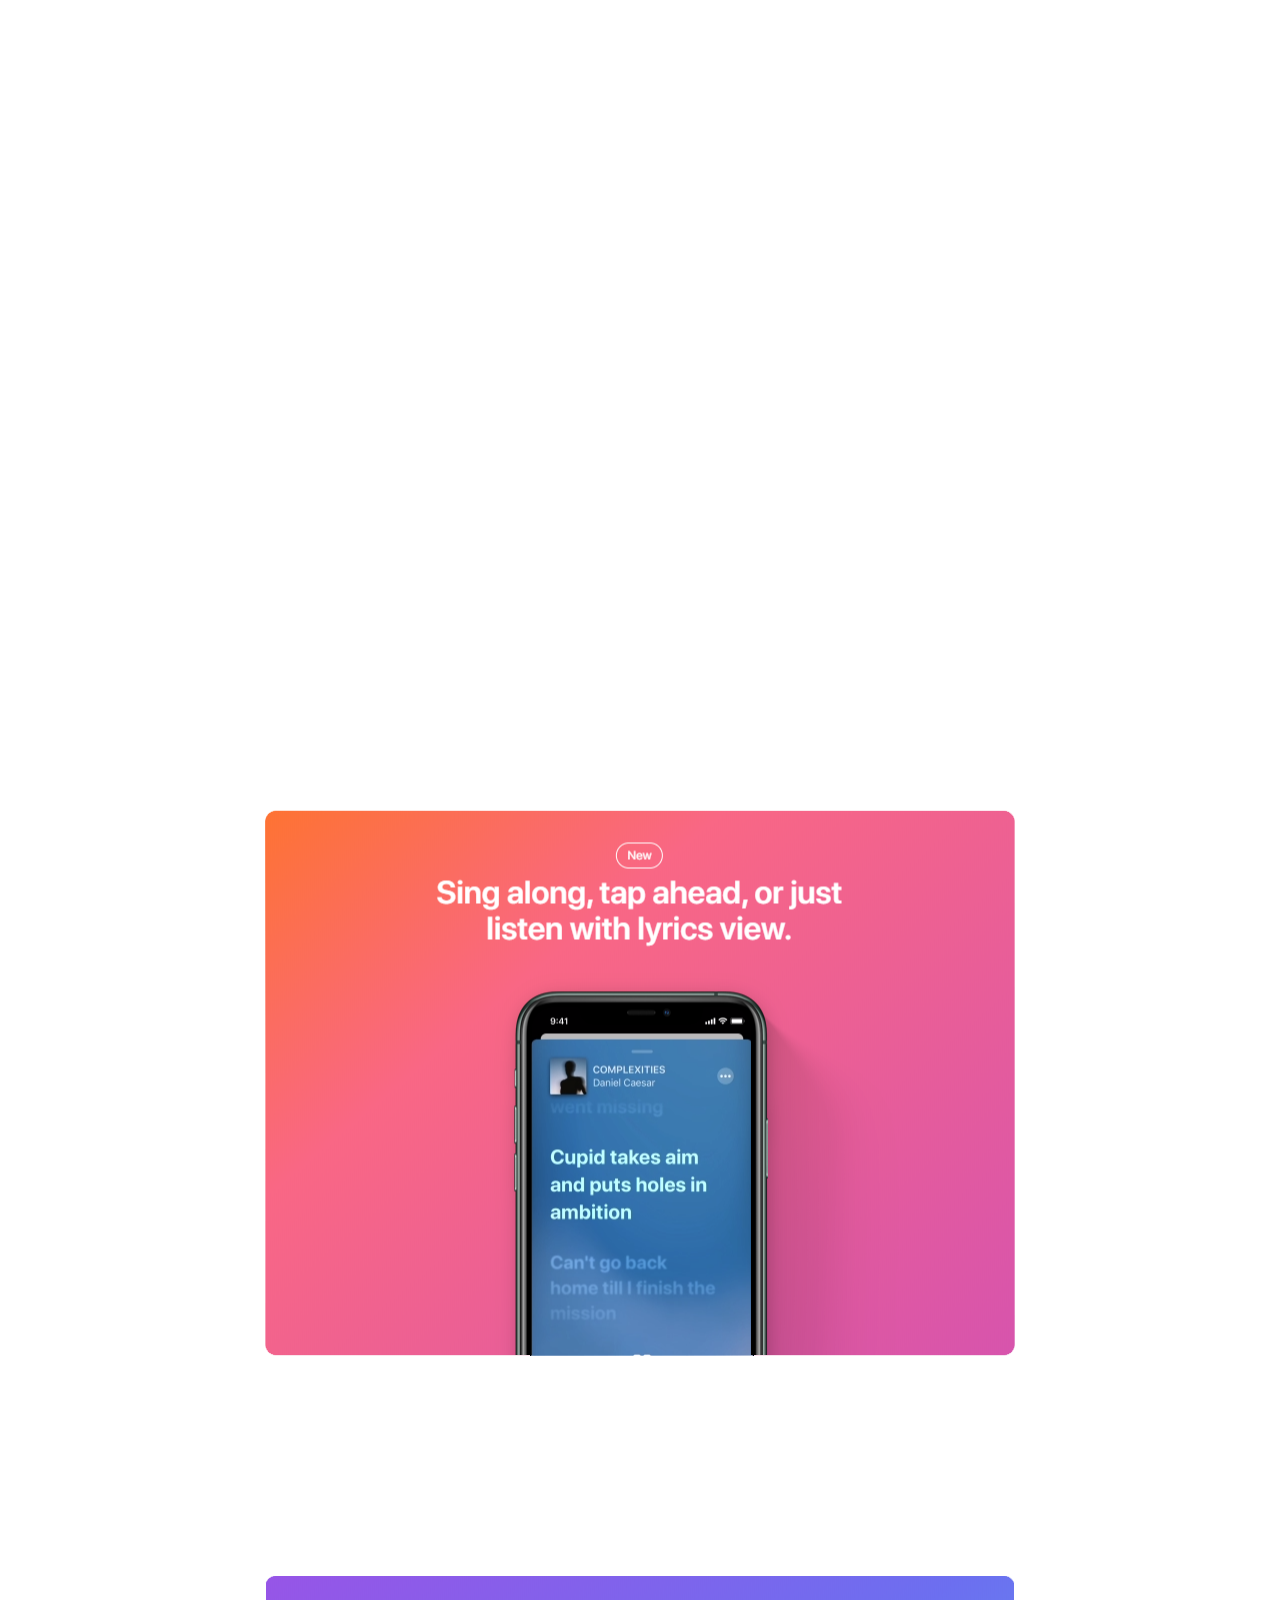
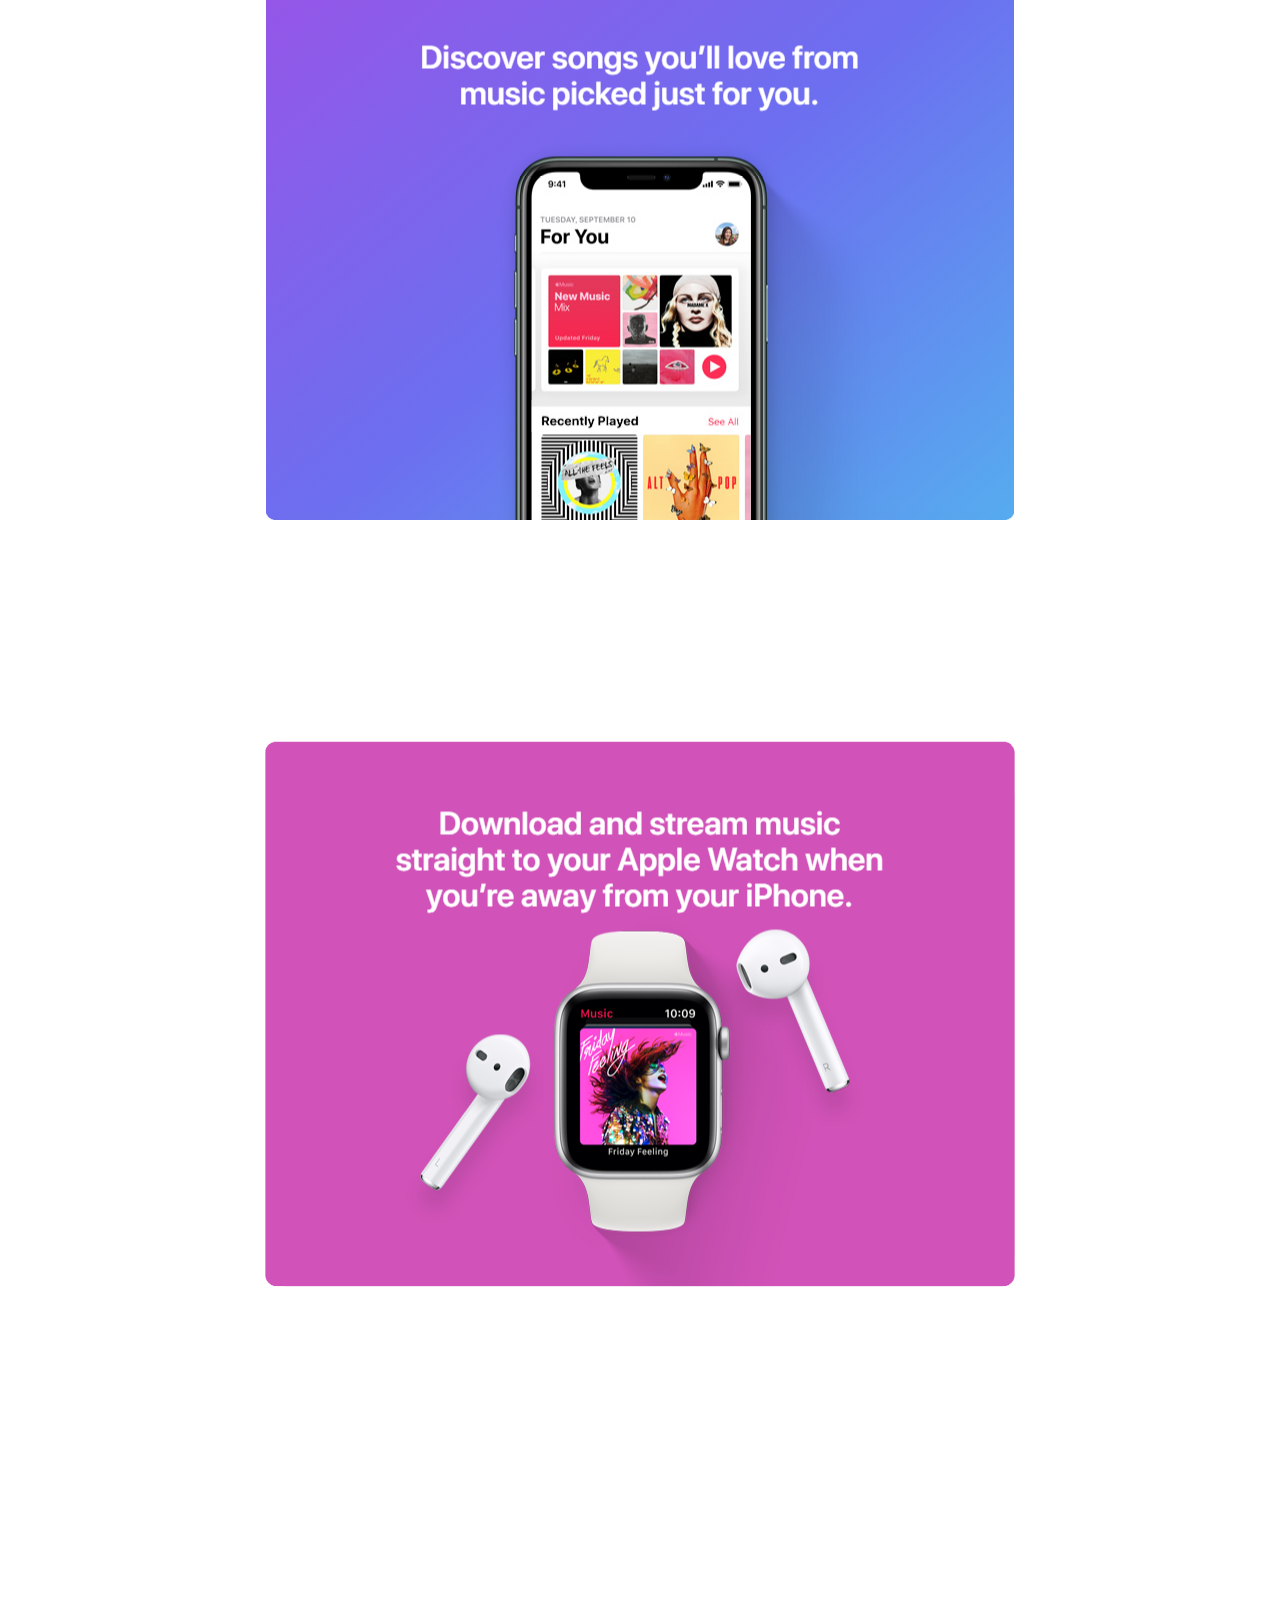
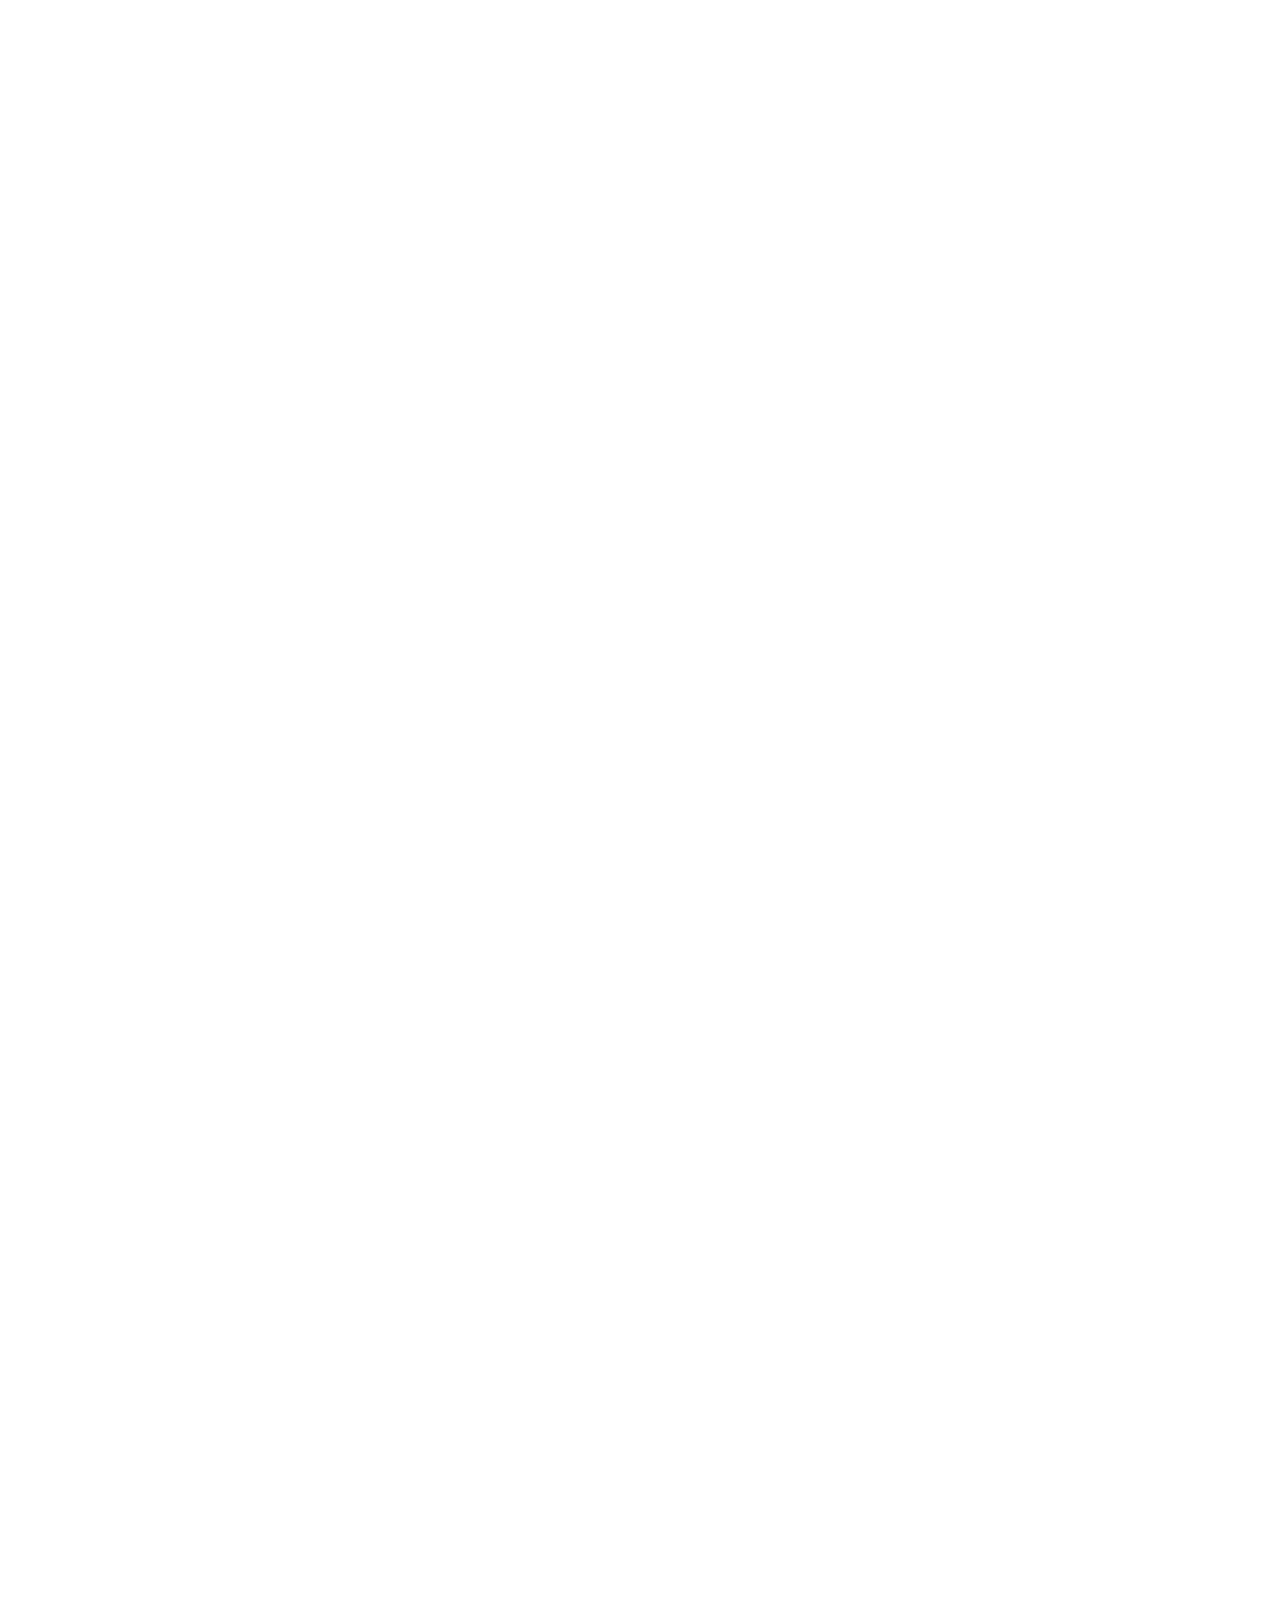
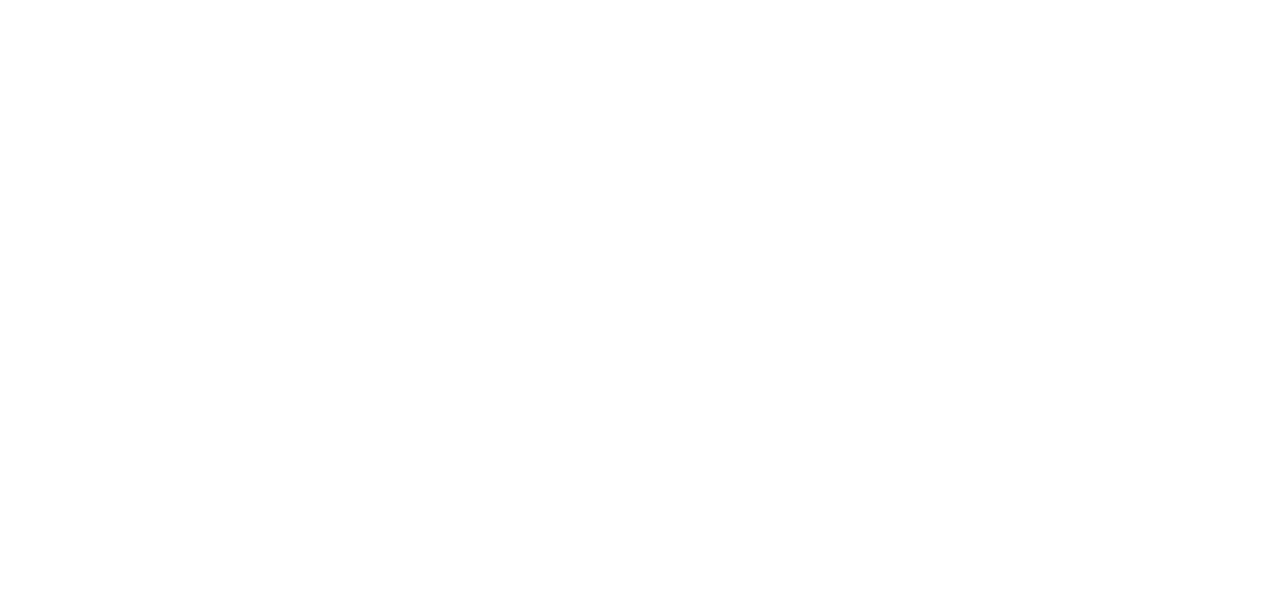
<file: apple.html>
<!DOCTYPE html>
<html lang="en">
  <head>
    <meta charset="UTF-8" />
    <meta http-equiv="X-UA-Compatible" content="IE=edge" />
    <meta name="viewport" content="width=device-width, initial-scale=1.0" />
    <script
      src="https://code.jquery.com/jquery-3.6.3.min.js"
      integrity="sha256-pvPw+upLPUjgMXY0G+8O0xUf+/Im1MZjXxxgOcBQBXU="
      crossorigin="anonymous"
    ></script>
    <link rel="stylesheet" href="apple.css" />
    <title>Document</title>
  </head>
  <body>
    <!-- 깃테스트 -->
    <div class="card-background">
      <div class="card-box">
        <img src="./card1.png" />
      </div>
      <div class="card-box">
        <img src="./card2.png" />
      </div>
      <div class="card-box">
        <img src="./card3.png" />
      </div>
    </div>

    <script>
      $(window).scroll(function () {
        var height = $(window).scrollTop();

        y = (-1 / 500) * height + 115 / 50;

        $(".card-box").eq(0).css("opacity", y);
      });
    </script>
  </body>
</html>
</file>
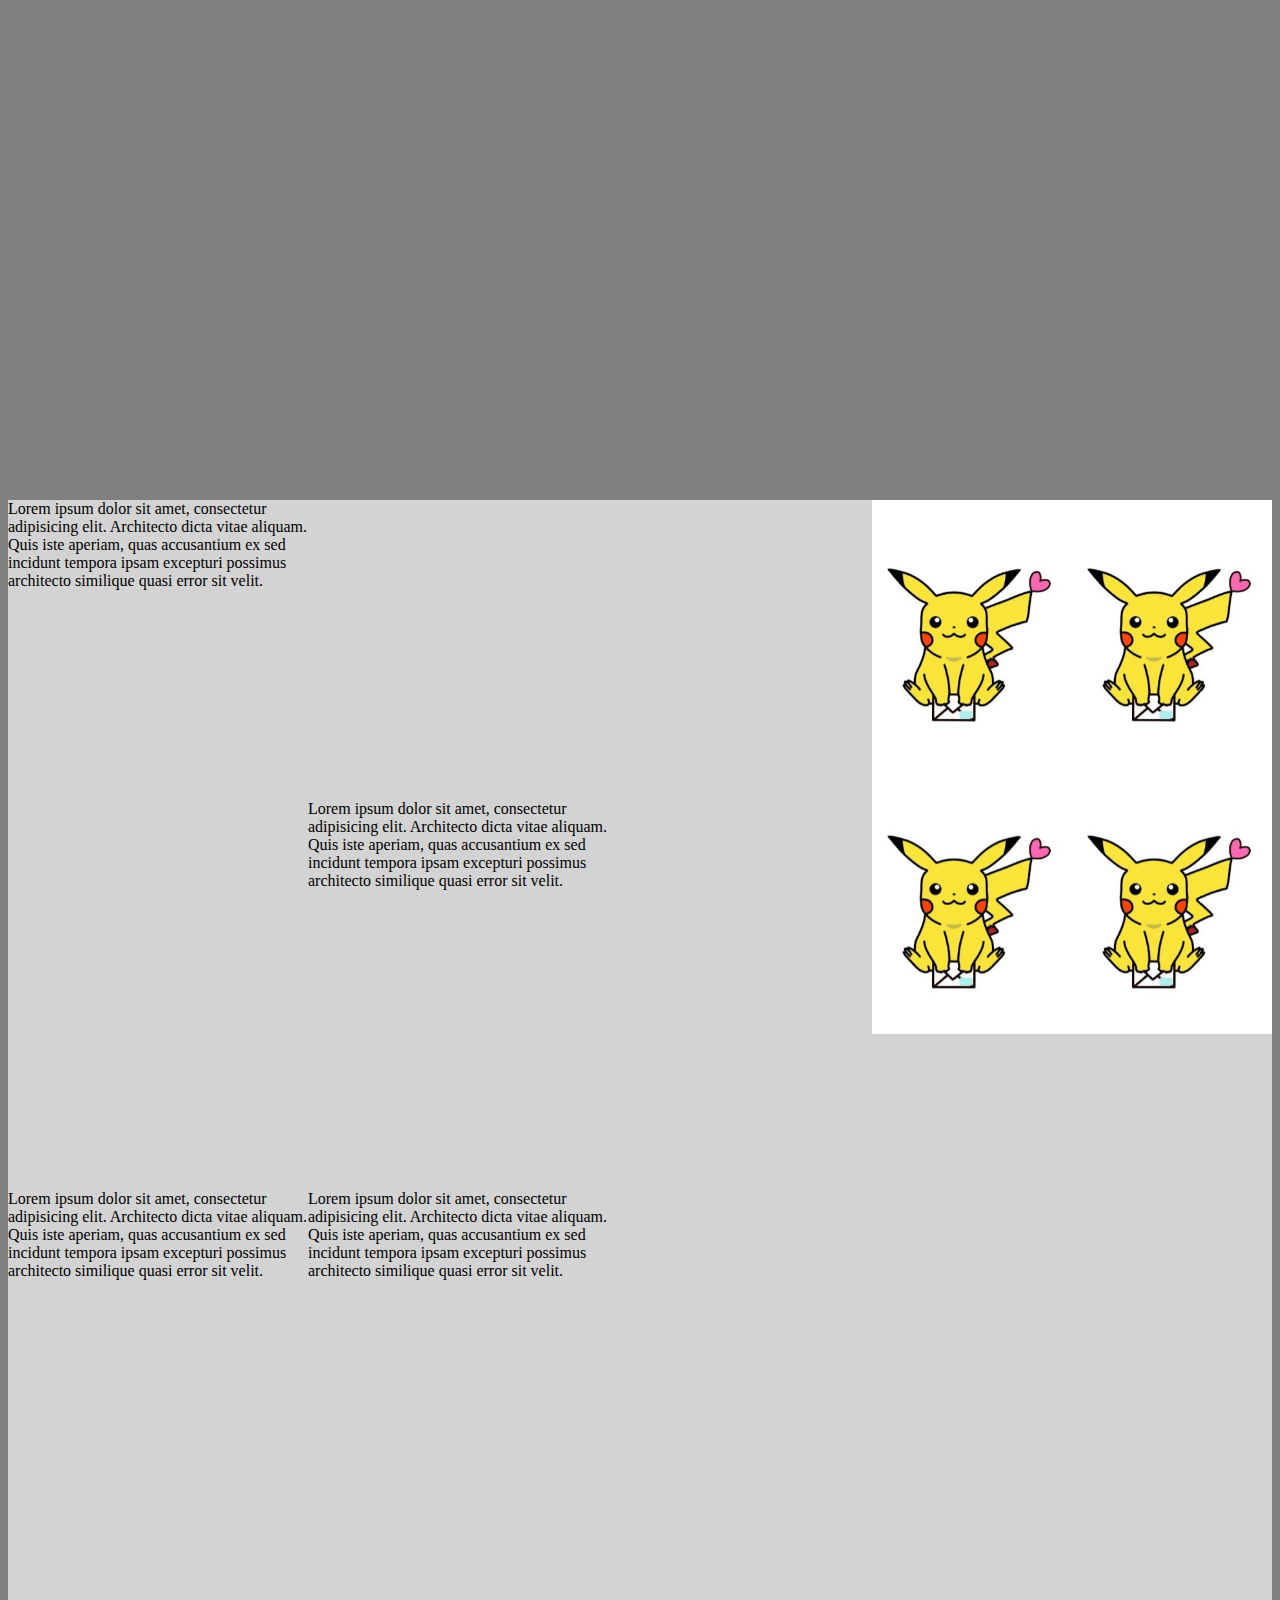
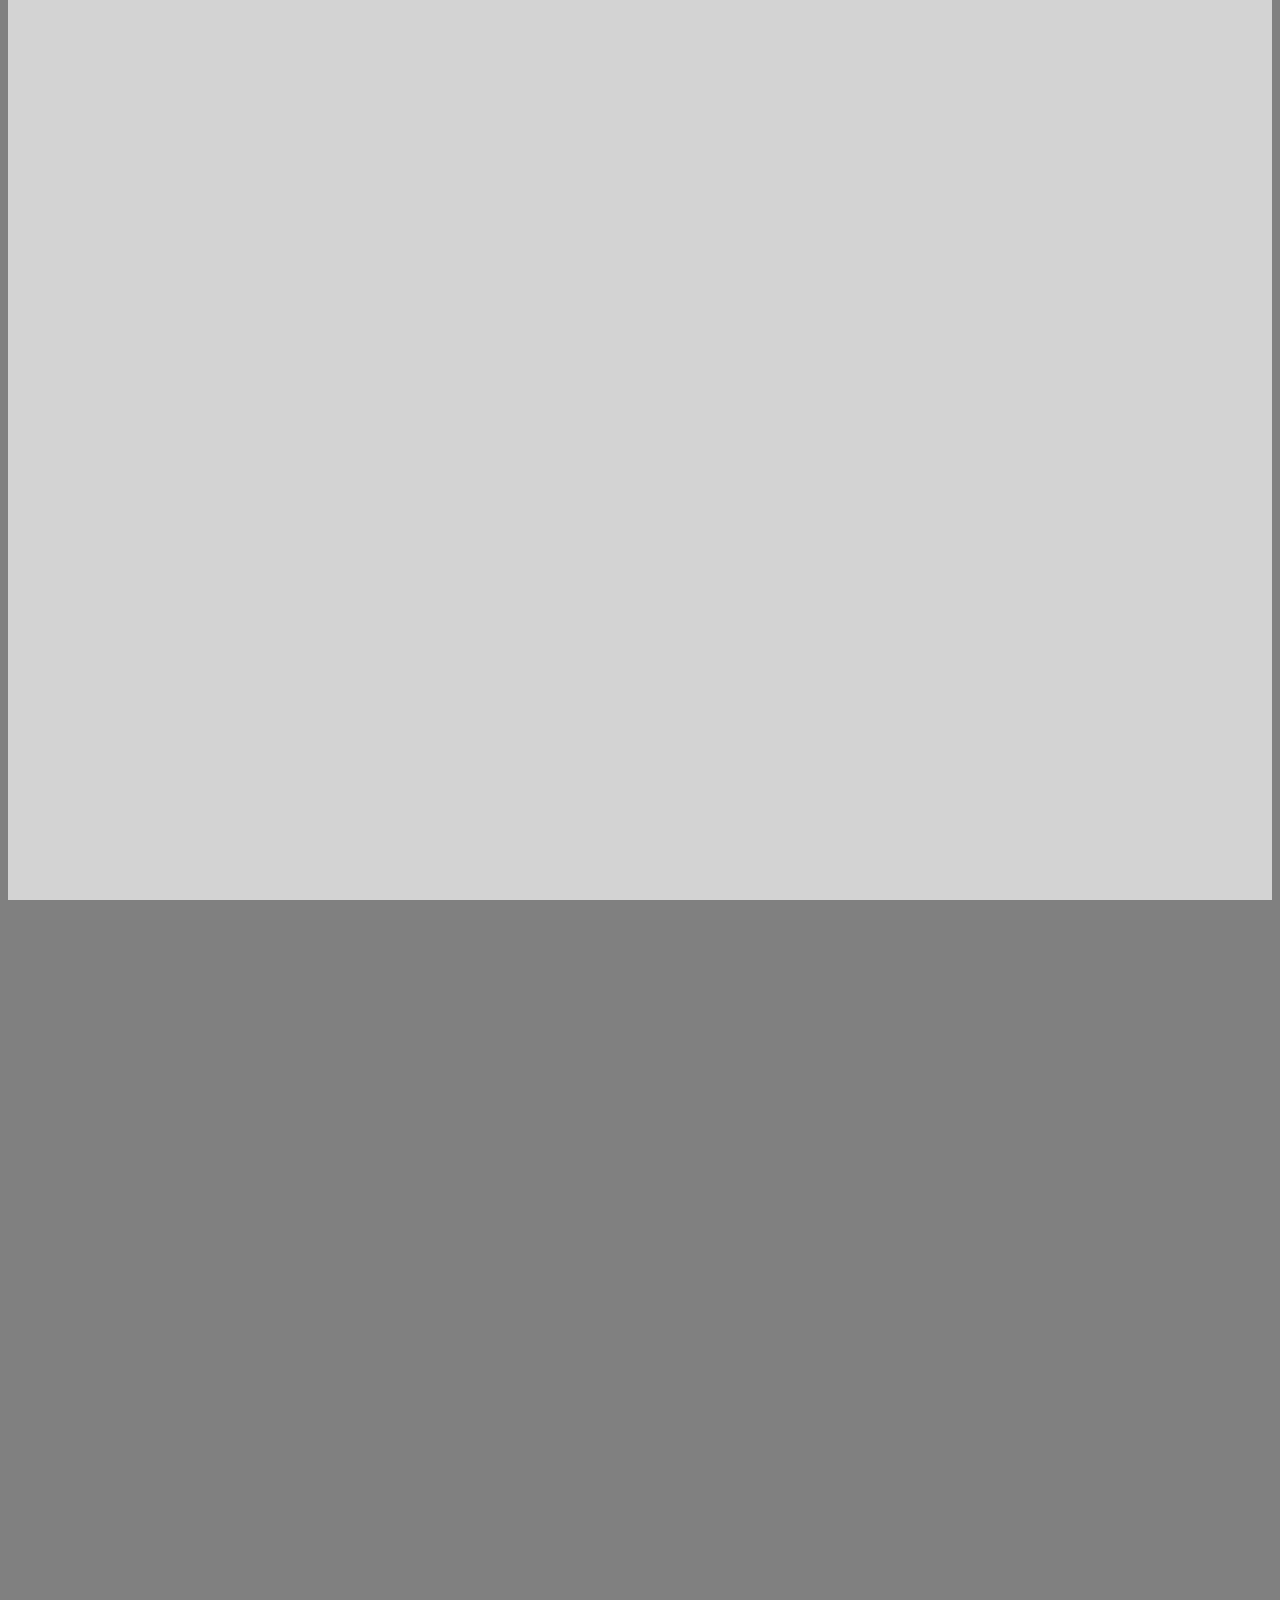
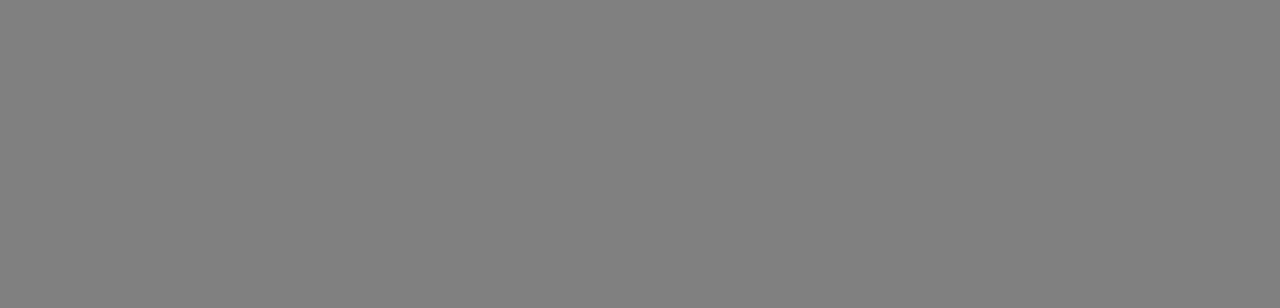
<file: grid.html>
<!DOCTYPE html>
<html lang="en">
  <head>
    <meta charset="UTF-8" />
    <meta http-equiv="X-UA-Compatible" content="IE=edge" />
    <meta name="viewport" content="width=device-width, initial-scale=1.0" />
    <title>Document</title>
    <link rel="stylesheet" href="main.css" />
  </head>
  <body style="background-color: grey; height: 3000px">
    <div class="grey">
      <div class="image">
        <img src="pika.jpeg" width="100%" />
      </div>
      <div class="text">
        Lorem ipsum dolor sit amet, consectetur adipisicing elit. Architecto
        dicta vitae aliquam. Quis iste aperiam, quas accusantium ex sed incidunt
        tempora ipsam excepturi possimus architecto similique quasi error sit
        velit.
      </div>
      <div class="text" style="margin-top: 300px">
        Lorem ipsum dolor sit amet, consectetur adipisicing elit. Architecto
        dicta vitae aliquam. Quis iste aperiam, quas accusantium ex sed incidunt
        tempora ipsam excepturi possimus architecto similique quasi error sit
        velit.
      </div>
      <div class="text" style="margin-top: 300px">
        Lorem ipsum dolor sit amet, consectetur adipisicing elit. Architecto
        dicta vitae aliquam. Quis iste aperiam, quas accusantium ex sed incidunt
        tempora ipsam excepturi possimus architecto similique quasi error sit
        velit.
      </div>
      <div class="text" style="margin-top: 300px">
        Lorem ipsum dolor sit amet, consectetur adipisicing elit. Architecto
        dicta vitae aliquam. Quis iste aperiam, quas accusantium ex sed incidunt
        tempora ipsam excepturi possimus architecto similique quasi error sit
        velit.
      </div>
    </div>
  </body>
</html>
</file>
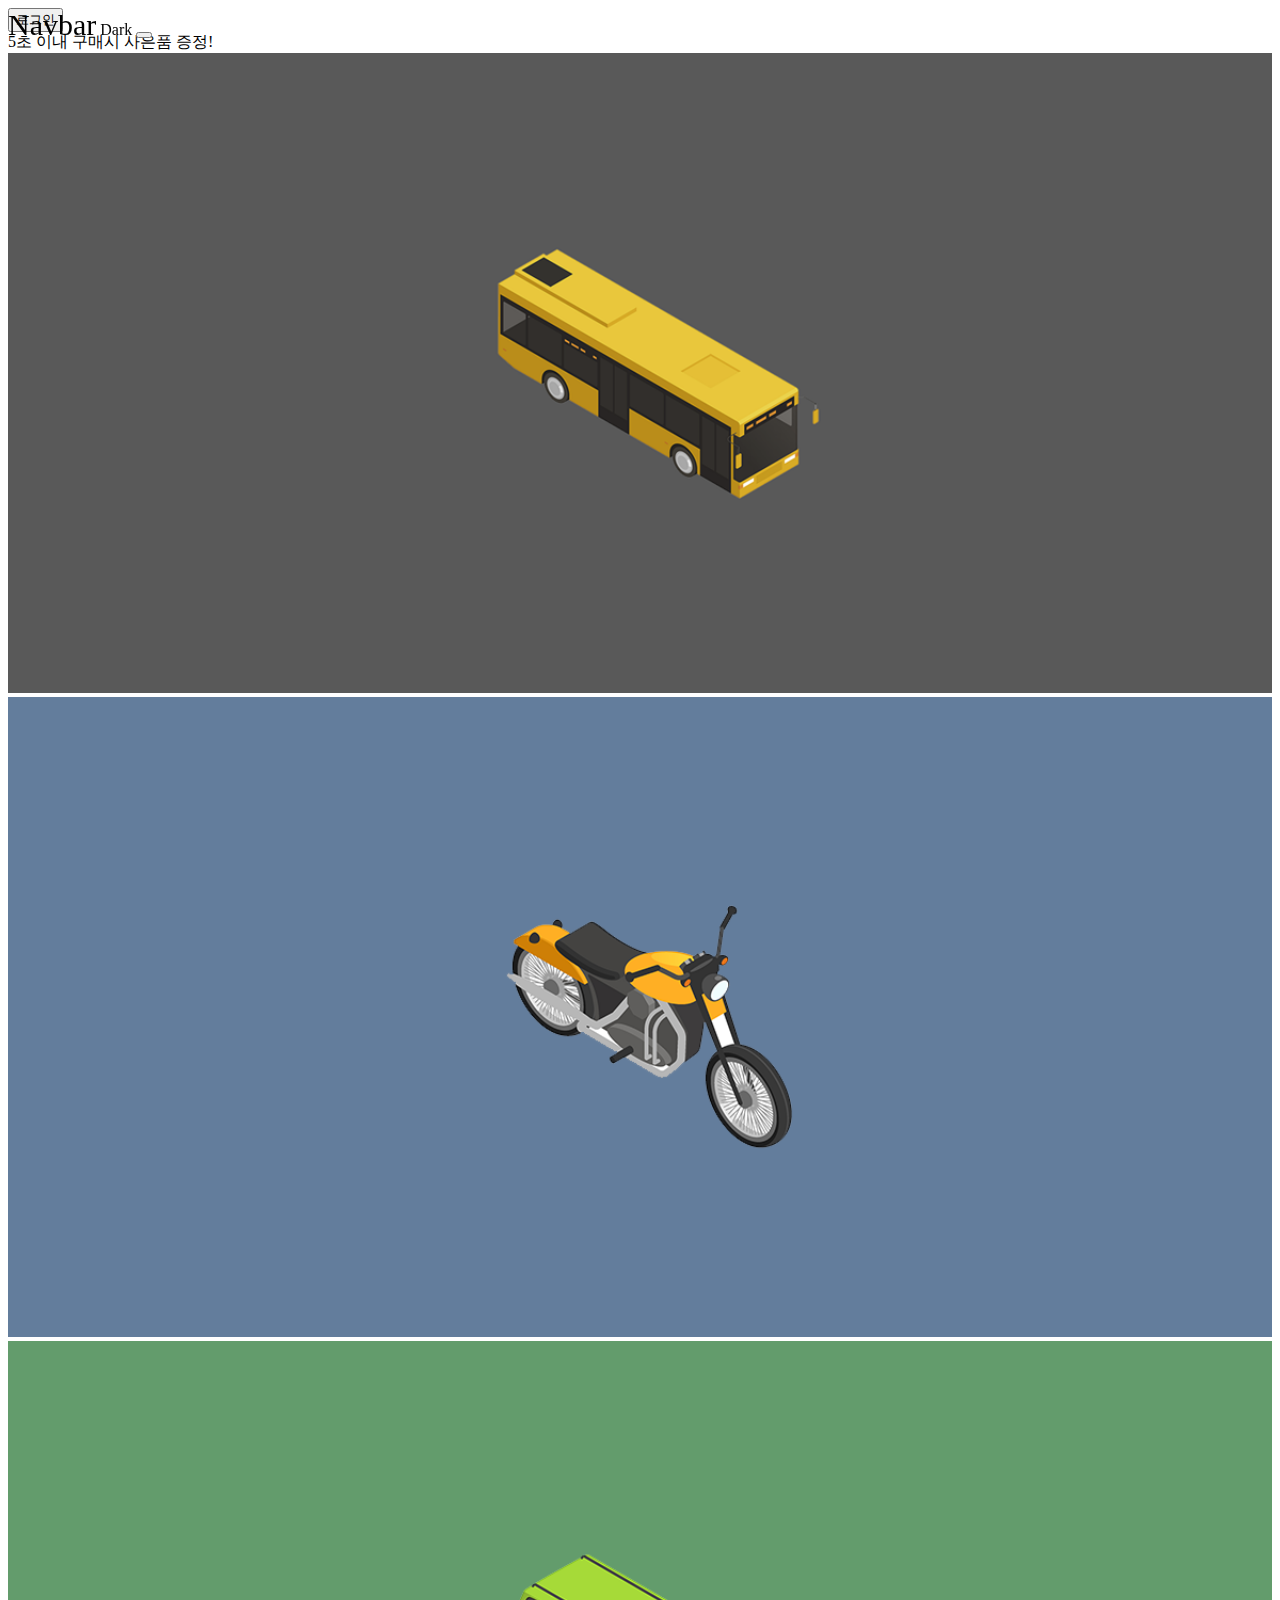
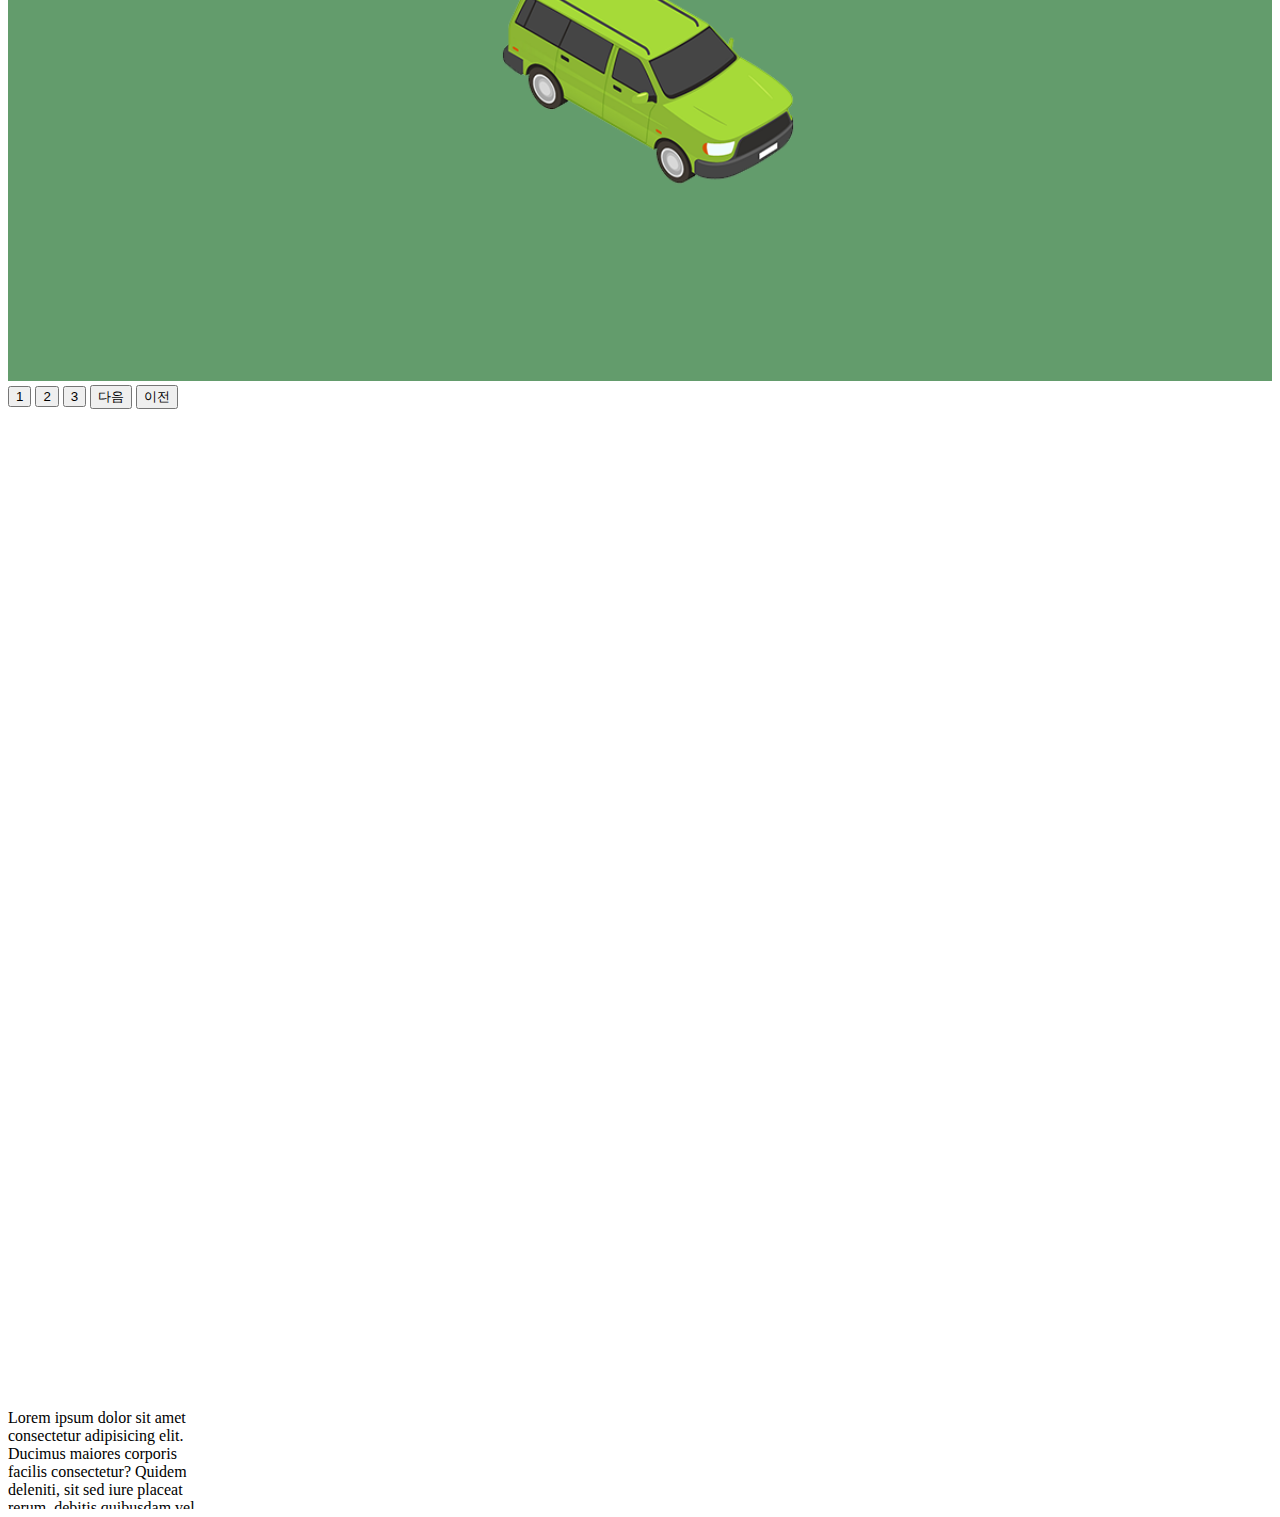
<file: index2.html>
<!DOCTYPE html>
<html lang="en">
  <head>
    <!-- Required meta tags -->
    <meta charset="utf-8" />
    <meta name="viewport" content="width=device-width, initial-scale=1" />

    <!-- Bootstrap CSS -->
    <link
      href="https://cdn.jsdelivr.net/npm/bootstrap@5.1.3/dist/css/bootstrap.min.css"
      rel="stylesheet"
      integrity="sha384-1BmE4kWBq78iYhFldvKuhfTAU6auU8tT94WrHftjDbrCEXSU1oBoqyl2QvZ6jIW3"
      crossorigin="anonymous"
    />

    <script
      src="https://code.jquery.com/jquery-3.6.3.min.js"
      integrity="sha256-pvPw+upLPUjgMXY0G+8O0xUf+/Im1MZjXxxgOcBQBXU="
      crossorigin="anonymous"
    ></script>

    <link rel="stylesheet" href="main.css" />

    <title>Hello, world!</title>
  </head>
  <body>
    <nav class="navbar navbar-light bg-light">
      <div class="container-fluid">
        <span class="navbar-brand">Navbar</span>
        <span class="badge bg-dark">Dark</span>
        <button class="navbar-toggler" type="button">
          <span class="navbar-toggler-icon"></span>
        </button>
      </div>
    </nav>

    <ul class="list-group" id="text1">
      <li class="list-group-item">An item</li>
      <li class="list-group-item">A second item</li>
      <li class="list-group-item">A third item</li>
      <li class="list-group-item">A fourth item</li>
      <li class="list-group-item">And a fifth one</li>
    </ul>

    <div id="modal">
      <div class="black-bg">
        <div class="white-bg">
          <h4>로그인하세요</h4>
          <form action="success.html">
            <div class="my-3">
              <input id="idd" type="text" class="form-control" />
            </div>
            <div class="my-3">
              <input id="pww" type="password" class="form-control" />
            </div>
            <button id="submit" type="submit" class="btn btn-primary">
              전송
            </button>
            <button type="button" class="btn btn-danger" id="close">
              닫기
            </button>
          </form>
        </div>
      </div>
    </div>

    <button id="open">로그인</button>
    <div class="alert alert-danger">
      <span id="num">5</span>초 이내 구매시 사은품 증정!
    </div>

    <div style="overflow: hidden">
      <div class="slide-container">
        <div class="slide-box">
          <img src="/car1.png" />
        </div>
        <div class="slide-box"><img src="/car2.png" /></div>
        <div class="slide-box"><img src="/car3.png" /></div>
      </div>
    </div>
    <button class="slide-1">1</button>
    <button class="slide-2">2</button>
    <button class="slide-3">3</button>
    <button class="next">다음</button>
    <button class="before">이전</button>

    <div style="height: 1000px"></div>

    <div class="lorem" style="width: 200px; height: 100px; overflow-y: scroll">
      Lorem ipsum dolor sit amet consectetur adipisicing elit. Ducimus maiores
      corporis facilis consectetur? Quidem deleniti, sit sed iure placeat rerum,
      debitis quibusdam vel exercitationem, fuga id! Laborum, perferendis nemo?
      Similique?
    </div>

    <script>
      $(window).on("scroll", function () {
        if (window.scrollY > 100) {
          $(".navbar-brand").css("font-size", "20px");
        } else {
          $(".navbar-brand").css("font-size", "25px");
        }
      });

      $(".lorem").on("scroll", function () {
        var a = document.querySelector(".lorem").scrollTop;
        var b = document.querySelector(".lorem").scrollHeight;
        var c = document.querySelector(".lorem").clientHeight;
        if (a + c > b - 100) {
          alert("읽음");
        }
      });
    </script>

    <script>
      // $(".slide-1").on("click", function () {
      //   $(".slide-container").css("transform", "translateX(0)");
      // });
      // $(".slide-2").on("click", function () {
      //   $(".slide-container").css("transform", "translateX(-100vw)");
      // });
      // $(".slide-3").on("click", function () {
      //   $(".slide-container").css("transform", "translateX(-200vw)");
      // });

      var now = 1;
      $(".next").on("click", function () {
        if (now == 1) {
          $(".slide-2").on("click", function () {
            $(".slide-container").css("transform", "translateX(-100vw)");
            now = 2;
            console.log(now);
          });
        } else if (now == 2) {
          $(".slide-3").on("click", function () {
            $(".slide-container").css("transform", "translateX(-200vw)");
            now = 3;
          });
        }
      });

      $(".before").on("click", function () {
        if (now == 3) {
          $(".slide-2").on("click", function () {
            $(".slide-container").css("transform", "translateX(-100vw)");
            now = 2;
          });
        } else if (now == 2) {
          $(".slide-2").on("click", function () {
            $(".slide-container").css("transform", "translateX(0)");
            now = 1;
          });
        }
      });
    </script>
    <script>
      // setTimeout(function () {
      //   $(".alert").hide();
      // }, 5000);

      // setInterval(function () {
      //   console.log("1초마다 안녕");
      // }, 1000);
      a = () => {
        var count = 5;
        setInterval(function () {
          count -= 1;
          // console.log("count", count);
          if (count >= 0) {
            document.querySelector("#num").innerHTML = count;
          }
          if (count < 0) {
            $(".alert").hide();
          }
        }, 1000);
      };
      a();

      $("#open").on("click", function () {
        $("#modal").show();
      });

      $("#close").on("click", function () {
        $("#modal").hide();
      });

      $("#submit").on("click", function (e) {
        if (document.getElementById("idd").value == "") {
          alert("아이디 입력 안했습니다.");
          e.preventDefault();
        } else if (document.getElementById("pww").value.length < 6) {
          alert("비밀번호가 6글자 이하입니다.");
          e.preventDefault();
        } else if (
          /\S+@\S+.\S+/.test(document.getElementById("idd").value) == false
        ) {
          alert("이메일 형식이 아닙니다.");
          e.preventDefault();
        } else if (
          /[A-Z]/.test(document.getElementById("pww").value) == false
        ) {
          alert("비밀번호에 대문자가 포함 안되어있습니다.");
        }
      });

      var count = 0;
      $(".badge").on("click", function () {
        count++;
        if (count % 2 == 1) {
          $(".badge").html("Light");
        } else {
          $(".badge").html("Dark");
        }
      });
    </script>

    <script
      src="https://cdn.jsdelivr.net/npm/bootstrap@5.1.3/dist/js/bootstrap.bundle.min.js"
      integrity="sha384-ka7Sk0Gln4gmtz2MlQnikT1wXgYsOg+OMhuP+IlRH9sENBO0LRn5q+8nbTov4+1p"
      crossorigin="anonymous"
    ></script>
  </body>
</html>
</file>
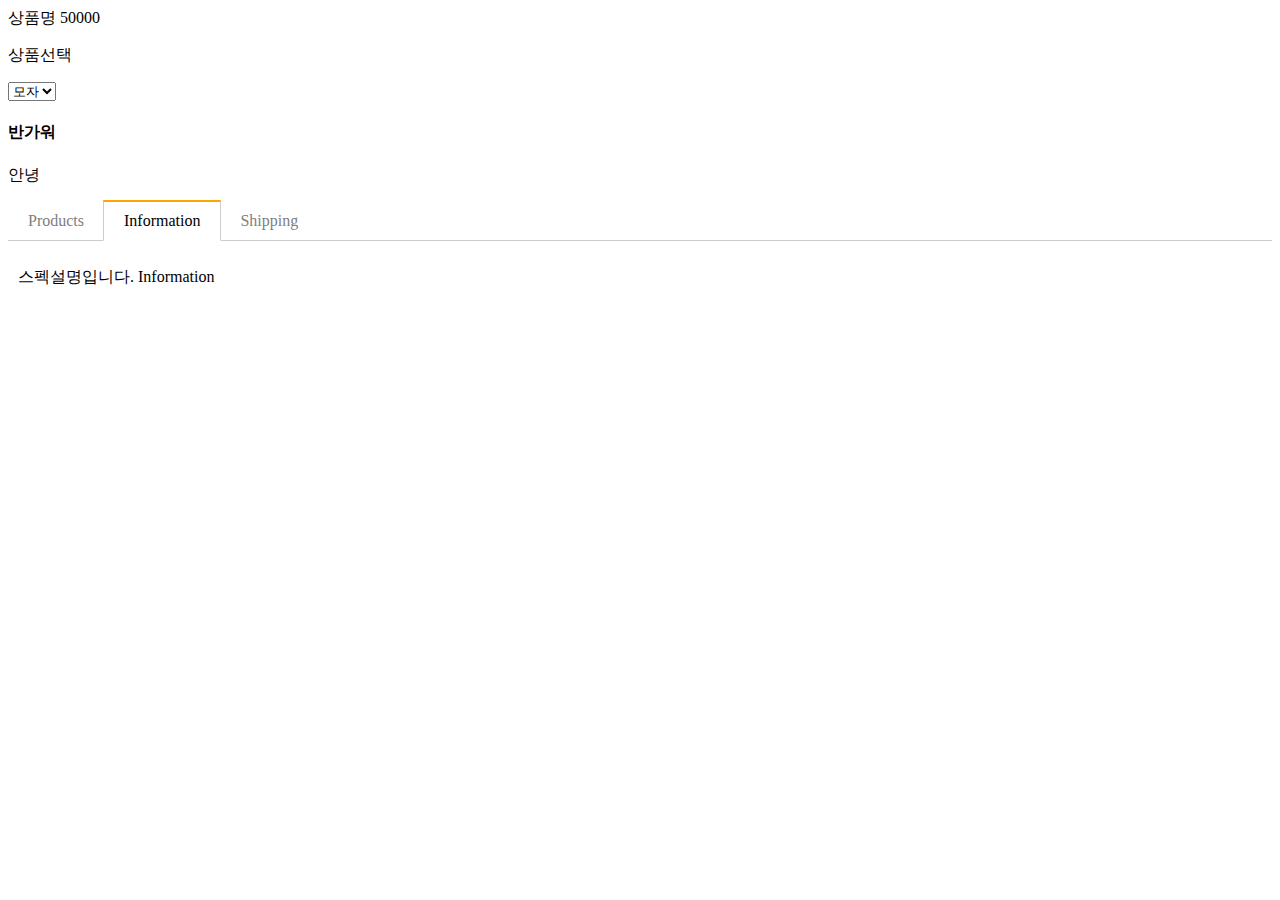
<file: index4.html>
<!DOCTYPE html>
<html lang="en">
  <head>
    <meta charset="UTF-8" />
    <meta http-equiv="X-UA-Compatible" content="IE=edge" />
    <meta name="viewport" content="width=device-width, initial-scale=1.0" />
    <!-- Bootstrap CSS -->
    <link
      href="https://cdn.jsdelivr.net/npm/bootstrap@5.1.3/dist/css/bootstrap.min.css"
      rel="stylesheet"
      integrity="sha384-1BmE4kWBq78iYhFldvKuhfTAU6auU8tT94WrHftjDbrCEXSU1oBoqyl2QvZ6jIW3"
      crossorigin="anonymous"
    />

    <script
      src="https://code.jquery.com/jquery-3.6.3.min.js"
      integrity="sha256-pvPw+upLPUjgMXY0G+8O0xUf+/Im1MZjXxxgOcBQBXU="
      crossorigin="anonymous"
    ></script>

    <link rel="stylesheet" href="index4.css" />
    <title>Document</title>
  </head>
  <body>
    <div class="container mt-3">
      <div class="card p-3">
        <span class="car-title">상품명</span>
        <span class="car-price">가격</span>
      </div>
    </div>

    <script>
      var car2 = { name: "소나타", price: [50000, 3000, 4000] };
      document.querySelector(".car-price").innerHTML = car2.price[0];
      // document.querySelector(".car-title").innerHTML = car2.name;
    </script>

    <form class="container my-5 form-group">
      <p>상품선택</p>
      <select class="form-select mt-2">
        <option>모자</option>
        <option>셔츠</option>
        <option>바지</option>
      </select>
      <select class="form-select mt-2 form-hide">
        <option>95</option>
        <option>100</option>
      </select>
    </form>

    <div id="test"><h4>반가워</h4></div>

    <script>
      // var a = document.createElement("p");
      // a.innerHTML = "안녕";
      // document.querySelector("#test").appendChild(a);

      var template = "<p>안녕</p>";
      document.querySelector("#test").insertAdjacentHTML("beforeend", template);
      $("#test").append(template);

      var pants = [28, 30, 32, 34];
      var shirts = [95, 100, 105];

      $(".form-select")
        .eq(0)
        .on("input", function (e) {
          if (e.currentTarget.value == "셔츠") {
            $(".form-select").eq(1).removeClass("form-hide");
          } else if (e.currentTarget.value == "바지") {
            $(".form-select").eq(1).removeClass("form-hide");
            $(".form-select").eq(1).html("");
            pants.forEach(function (a) {
              $(".form-select").eq(1).append(`<option>${a}</option>`);
            });
          }
        });

      var obj = { name: "kim", age: 20 };
      for (var key in obj) {
        console.log(key);
      }
    </script>

    <div class="container mt-5">
      <ul class="list">
        <li class="tab-button" data-id="0">Products</li>
        <li class="tab-button orange" data-id="1">Information</li>
        <li class="tab-button" data-id="2">Shipping</li>
      </ul>
      <div class="tab-content">
        <p>상품설명입니다. Product</p>
      </div>
      <div class="tab-content show">
        <p>스펙설명입니다. Information</p>
      </div>
      <div class="tab-content">
        <p>배송정보입니다. Shipping</p>
      </div>
    </div>

    <script src="index4.js"></script>
    <script
      src="https://cdn.jsdelivr.net/npm/bootstrap@5.1.3/dist/js/bootstrap.bundle.min.js"
      integrity="sha384-ka7Sk0Gln4gmtz2MlQnikT1wXgYsOg+OMhuP+IlRH9sENBO0LRn5q+8nbTov4+1p"
      crossorigin="anonymous"
    ></script>
  </body>
</html>
</file>
<file: apple.css>
.card-background {
  height: 3000px;
  margin-top: 800px;
  margin-bottom: 1600px;
}

.card-box img {
  display: block;
  margin: auto;
  max-width: 80%;
}

.card-box {
  position: sticky;
  top: 400px;
  margin-top: 200px;
}
</file>
<file: main.css>
.alert-box {
  background-color: skyblue;
  padding: 20px;
  color: white;
  border-radius: 5px;
  display: none;
}
.list-group {
  display: none;
}

.show {
  display: block;
}
.black-bg {
  width: 100%;
  height: 100%;
  position: fixed;
  background: rgba(0, 0, 0, 0.5);
  z-index: 5;
  padding: 30px;
}
.white-bg {
  background: white;
  border-radius: 5px;
  padding: 30px;
}
#modal {
  display: none;
}

.slide-contaienr {
  width: 300vw;
  transition: all 1s;
}

.slide-box {
  width: 100vw;
  float: left;
}

.slide-box img {
  width: 100%;
}

.navbar {
  position: fixed;
  width: 100%;
  z-index: 5;
}

.navbar-brand {
  font-size: 30px;
  transition: all 1s;
}

.grey {
  background: lightgrey;
  height: 2000px;
  margin-top: 500px;
}

.image {
  position: sticky;
  float: right;
  width: 400px;
  top: 100px;
}

.text {
  float: left;
  width: 300px;
}
</file>
<file: index4.css>
ul.list {
  list-style-type: none;
  margin: 0;
  padding: 0;
  border-bottom: 1px solid #ccc;
}
ul.list::after {
  content: "";
  display: block;
  clear: both;
}
.tab-button {
  display: block;
  padding: 10px 20px 10px 20px;
  float: left;
  margin-right: -1px;
  margin-bottom: -1px;
  color: grey;
  text-decoration: none;
  cursor: pointer;
}
.orange {
  border-top: 2px solid orange;
  border-right: 1px solid #ccc;
  border-bottom: 1px solid white;
  border-left: 1px solid #ccc;
  color: black;
  margin-top: -2px;
}
.tab-content {
  display: none;
  padding: 10px;
}
.show {
  display: block;
}

.form-hide {
  display: none;
}
</file>
